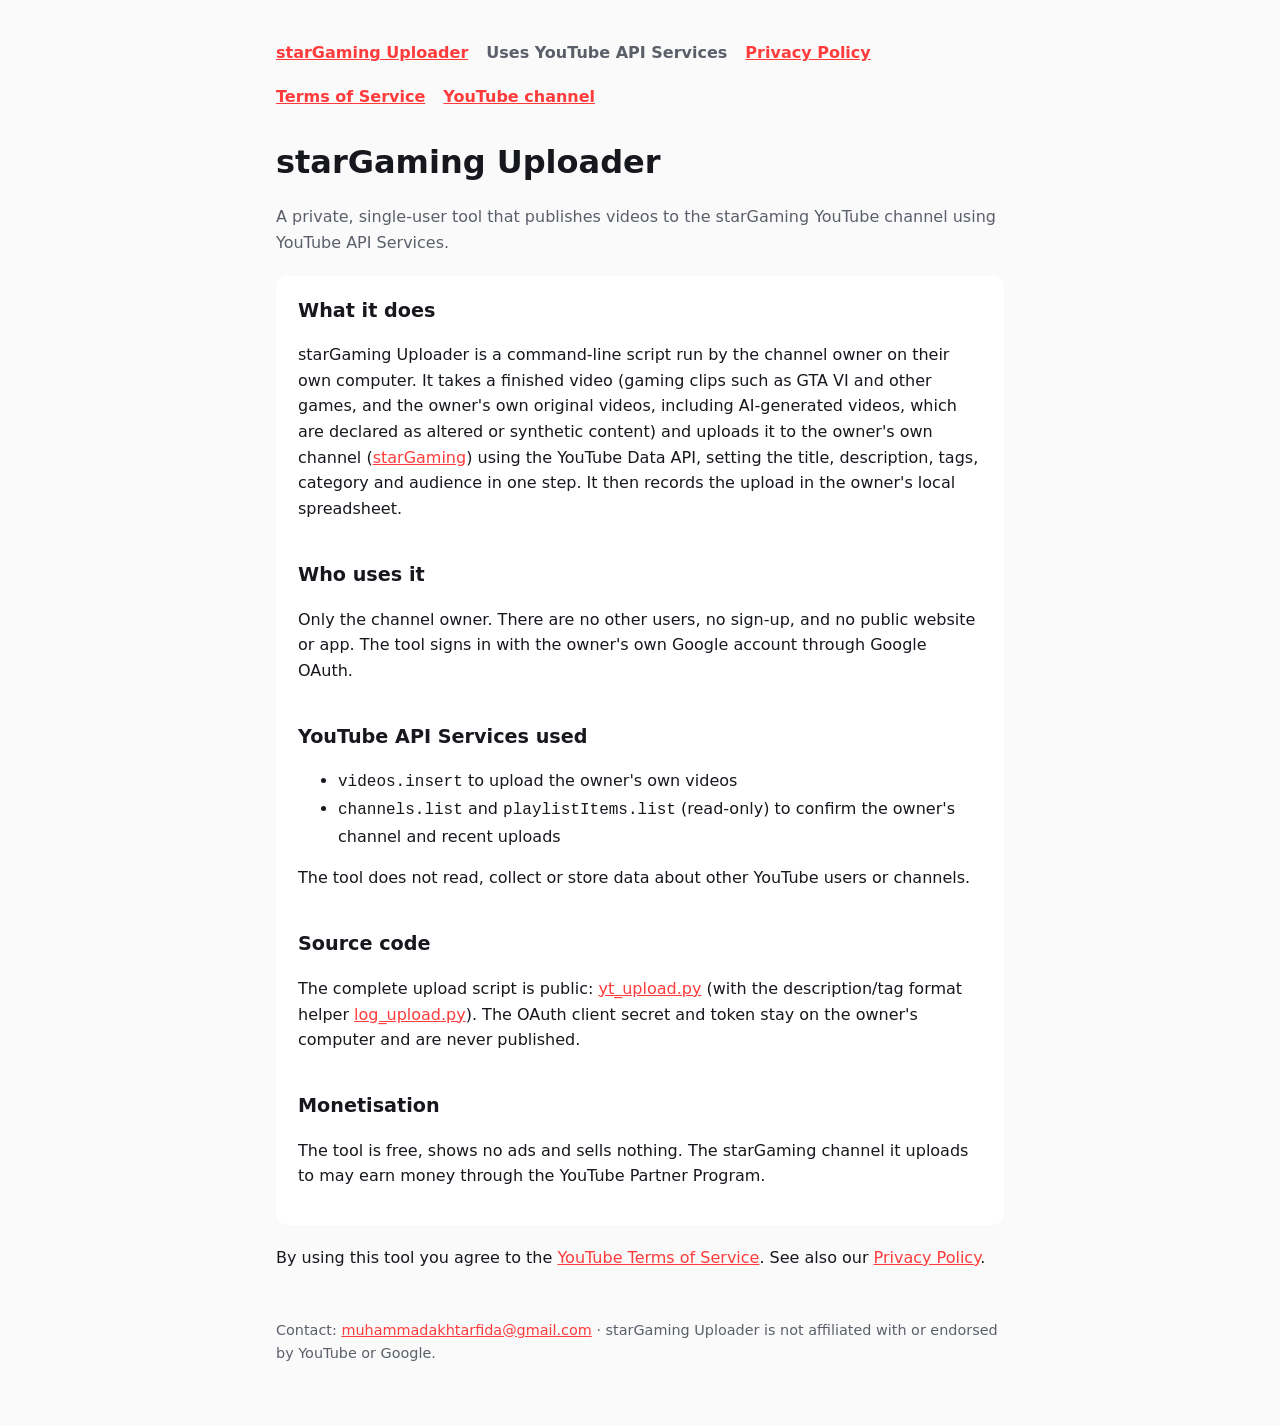
<file: index.html>
<!doctype html><html lang="en"><head><meta charset="utf-8"><meta name="viewport" content="width=device-width,initial-scale=1">
<title>starGaming Uploader</title><meta name="description" content="Private upload tool for the starGaming YouTube channel."><link rel="stylesheet" href="style.css"></head>
<body><main><nav><a href="index.html">starGaming Uploader</a><span class="muted">Uses YouTube API Services</span><a href="privacy.html">Privacy Policy</a><a href="terms.html">Terms of Service</a><a href="https://www.youtube.com/@muhammadakhtar9338">YouTube channel</a></nav>
<h1>starGaming Uploader</h1>
<p class="muted">A private, single-user tool that publishes videos to the starGaming YouTube channel using YouTube API Services.</p>
<div class="card">
<h2 style="margin-top:0">What it does</h2>
<p>starGaming Uploader is a command-line script run by the channel owner on their own computer. It takes a finished video (gaming clips such as GTA VI and other games, and the owner's own original videos, including AI-generated videos, which are declared as altered or synthetic content) and uploads it to the owner's own channel (<a href="https://www.youtube.com/@muhammadakhtar9338">starGaming</a>) using the YouTube Data API, setting the title, description, tags, category and audience in one step. It then records the upload in the owner's local spreadsheet.</p>
<h2>Who uses it</h2>
<p>Only the channel owner. There are no other users, no sign-up, and no public website or app. The tool signs in with the owner's own Google account through Google OAuth.</p>
<h2>YouTube API Services used</h2>
<ul><li><code>videos.insert</code> to upload the owner's own videos</li><li><code>channels.list</code> and <code>playlistItems.list</code> (read-only) to confirm the owner's channel and recent uploads</li></ul>
<p>The tool does not read, collect or store data about other YouTube users or channels.</p>
<h2>Source code</h2>
<p>The complete upload script is public: <a href="tool/yt_upload.py">yt_upload.py</a> (with the description/tag format helper <a href="tool/log_upload.py">log_upload.py</a>). The OAuth client secret and token stay on the owner's computer and are never published.</p>
<h2>Monetisation</h2>
<p>The tool is free, shows no ads and sells nothing. The starGaming channel it uploads to may earn money through the YouTube Partner Program.</p>
</div>
<p>By using this tool you agree to the <a href="https://www.youtube.com/t/terms">YouTube Terms of Service</a>. See also our <a href="privacy.html">Privacy Policy</a>.</p>
<footer>Contact: <a href="mailto:muhammadakhtarfida@gmail.com">muhammadakhtarfida@gmail.com</a> · starGaming Uploader is not affiliated with or endorsed by YouTube or Google.</footer></main></body></html>
</file>
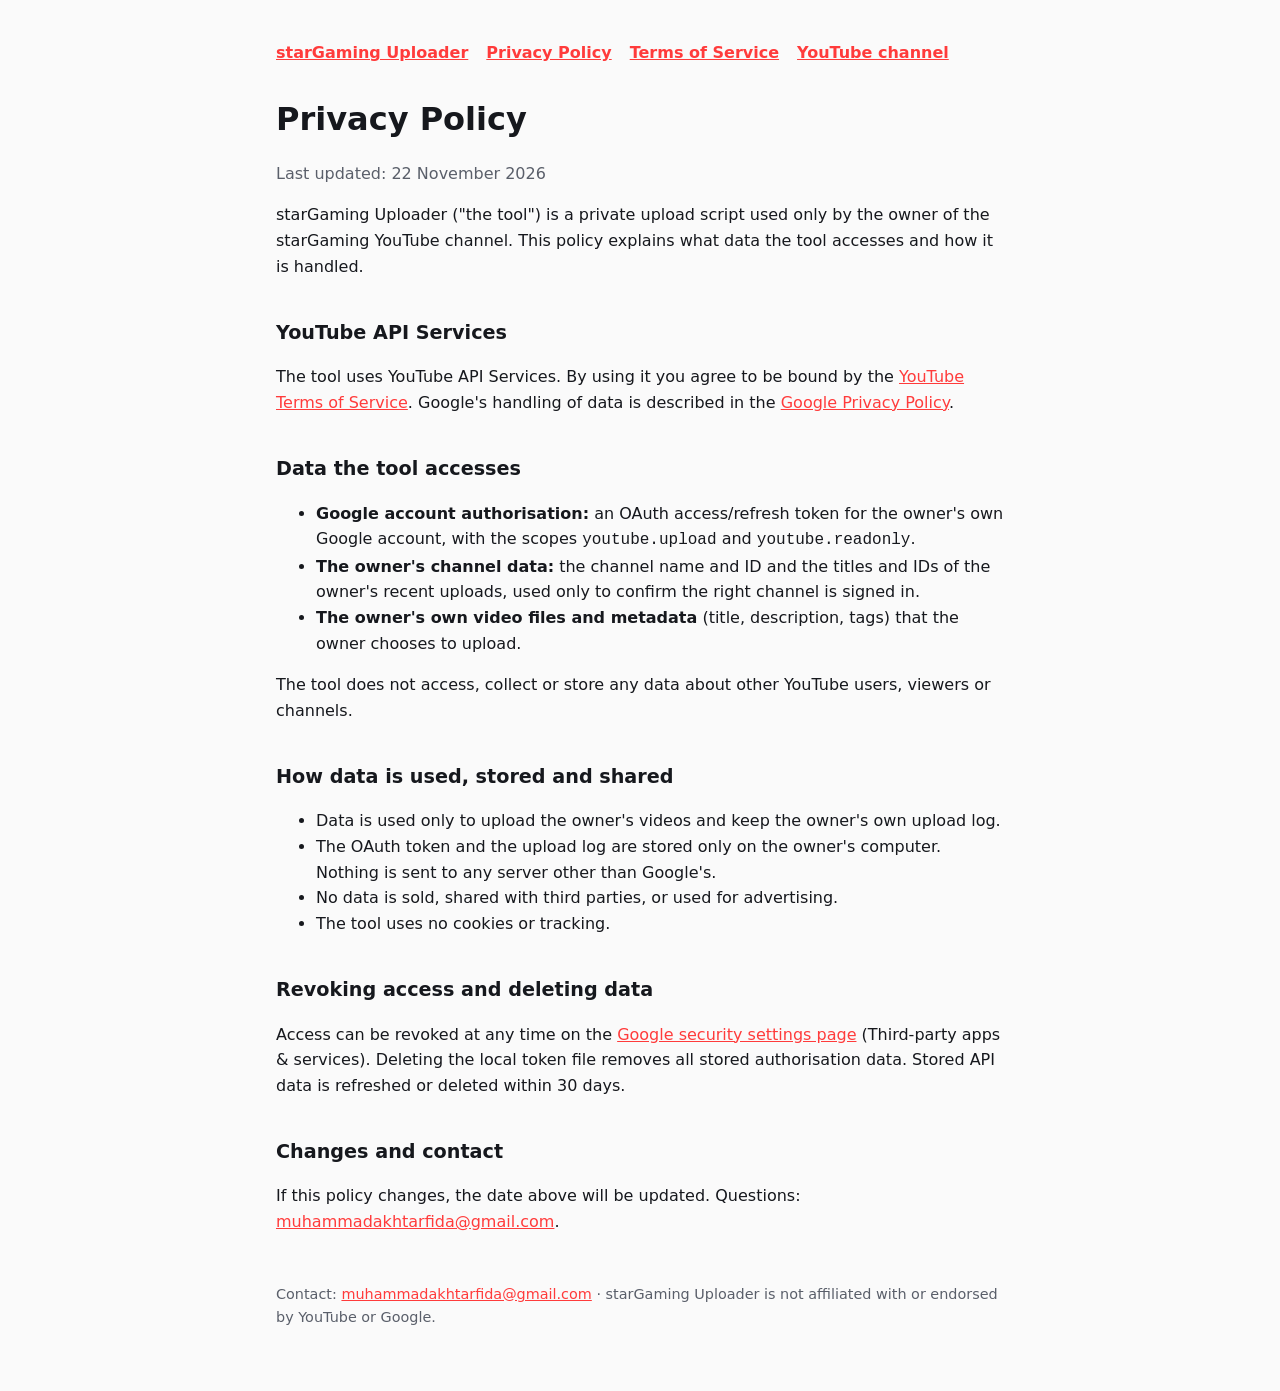
<file: privacy.html>
<!doctype html><html lang="en"><head><meta charset="utf-8"><meta name="viewport" content="width=device-width,initial-scale=1">
<title>Privacy Policy</title><meta name="description" content="Privacy Policy for starGaming Uploader."><link rel="stylesheet" href="style.css"></head>
<body><main><nav><a href="index.html">starGaming Uploader</a><a href="privacy.html">Privacy Policy</a><a href="terms.html">Terms of Service</a><a href="https://www.youtube.com/@muhammadakhtar9338">YouTube channel</a></nav>
<h1>Privacy Policy</h1><p class="muted">Last updated: 22 November 2026</p>
<p>starGaming Uploader ("the tool") is a private upload script used only by the owner of the starGaming YouTube channel. This policy explains what data the tool accesses and how it is handled.</p>
<h2>YouTube API Services</h2>
<p>The tool uses YouTube API Services. By using it you agree to be bound by the <a href="https://www.youtube.com/t/terms">YouTube Terms of Service</a>. Google's handling of data is described in the <a href="https://policies.google.com/privacy">Google Privacy Policy</a>.</p>
<h2>Data the tool accesses</h2>
<ul>
<li><strong>Google account authorisation:</strong> an OAuth access/refresh token for the owner's own Google account, with the scopes <code>youtube.upload</code> and <code>youtube.readonly</code>.</li>
<li><strong>The owner's channel data:</strong> the channel name and ID and the titles and IDs of the owner's recent uploads, used only to confirm the right channel is signed in.</li>
<li><strong>The owner's own video files and metadata</strong> (title, description, tags) that the owner chooses to upload.</li>
</ul>
<p>The tool does not access, collect or store any data about other YouTube users, viewers or channels.</p>
<h2>How data is used, stored and shared</h2>
<ul>
<li>Data is used only to upload the owner's videos and keep the owner's own upload log.</li>
<li>The OAuth token and the upload log are stored only on the owner's computer. Nothing is sent to any server other than Google's.</li>
<li>No data is sold, shared with third parties, or used for advertising.</li>
<li>The tool uses no cookies or tracking.</li>
</ul>
<h2 id="deletion">Revoking access and deleting data</h2>
<p>Access can be revoked at any time on the <a href="https://myaccount.google.com/connections">Google security settings page</a> (Third-party apps &amp; services). Deleting the local token file removes all stored authorisation data. Stored API data is refreshed or deleted within 30 days.</p>
<h2>Changes and contact</h2>
<p>If this policy changes, the date above will be updated. Questions: <a href="mailto:muhammadakhtarfida@gmail.com">muhammadakhtarfida@gmail.com</a>.</p>
<footer>Contact: <a href="mailto:muhammadakhtarfida@gmail.com">muhammadakhtarfida@gmail.com</a> · starGaming Uploader is not affiliated with or endorsed by YouTube or Google.</footer></main></body></html>
</file>
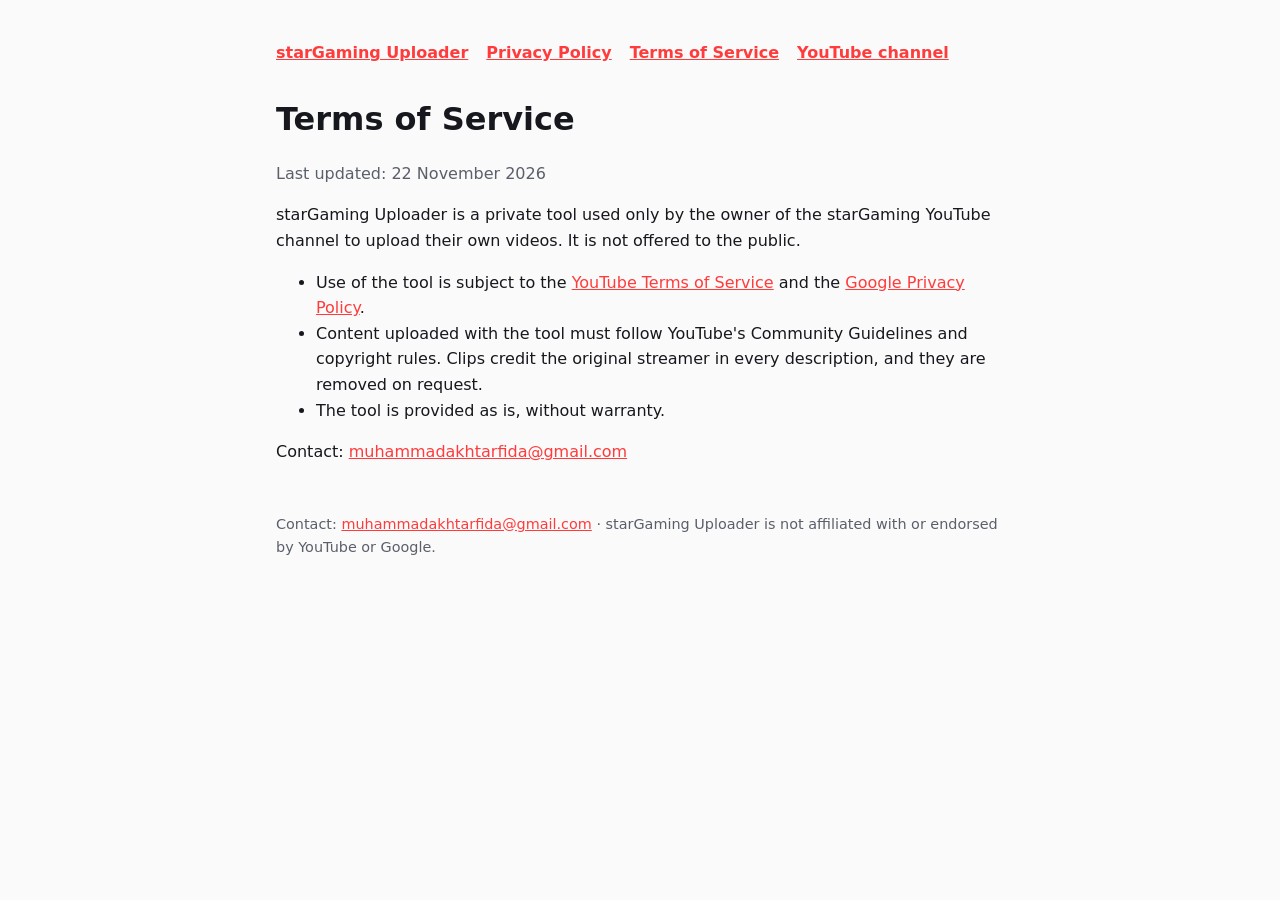
<file: terms.html>
<!doctype html><html lang="en"><head><meta charset="utf-8"><meta name="viewport" content="width=device-width,initial-scale=1">
<title>Terms of Service</title><meta name="description" content="Terms of Service for starGaming Uploader."><link rel="stylesheet" href="style.css"></head>
<body><main><nav><a href="index.html">starGaming Uploader</a><a href="privacy.html">Privacy Policy</a><a href="terms.html">Terms of Service</a><a href="https://www.youtube.com/@muhammadakhtar9338">YouTube channel</a></nav>
<h1>Terms of Service</h1><p class="muted">Last updated: 22 November 2026</p>
<p>starGaming Uploader is a private tool used only by the owner of the starGaming YouTube channel to upload their own videos. It is not offered to the public.</p>
<ul>
<li>Use of the tool is subject to the <a href="https://www.youtube.com/t/terms">YouTube Terms of Service</a> and the <a href="https://policies.google.com/privacy">Google Privacy Policy</a>.</li>
<li>Content uploaded with the tool must follow YouTube's Community Guidelines and copyright rules. Clips credit the original streamer in every description, and they are removed on request.</li>
<li>The tool is provided as is, without warranty.</li>
</ul>
<p>Contact: <a href="mailto:muhammadakhtarfida@gmail.com">muhammadakhtarfida@gmail.com</a></p>
<footer>Contact: <a href="mailto:muhammadakhtarfida@gmail.com">muhammadakhtarfida@gmail.com</a> · starGaming Uploader is not affiliated with or endorsed by YouTube or Google.</footer></main></body></html>
</file>
<file: style.css>
:root{--bg:#0f1115;--fg:#e8e8ea;--muted:#a0a3ab;--accent:#ff3b3b;--card:#181b21}
@media (prefers-color-scheme: light){:root{--bg:#fafafa;--fg:#16181d;--muted:#5a5f6a;--card:#fff}}
*{box-sizing:border-box}body{margin:0;background:var(--bg);color:var(--fg);font:16px/1.6 system-ui,-apple-system,Segoe UI,Roboto,sans-serif}
main{max-width:760px;margin:0 auto;padding:40px 16px 64px}
header a,footer a,a{color:var(--accent)}h1{font-size:2rem;margin:.2em 0}h2{margin-top:2em;font-size:1.2rem}
.card{background:var(--card);border-radius:12px;padding:20px 22px;margin:20px 0}
nav{display:flex;gap:18px;flex-wrap:wrap;margin-bottom:28px;font-weight:600}
footer{margin-top:48px;color:var(--muted);font-size:.9rem}.muted{color:var(--muted)}
</file>
